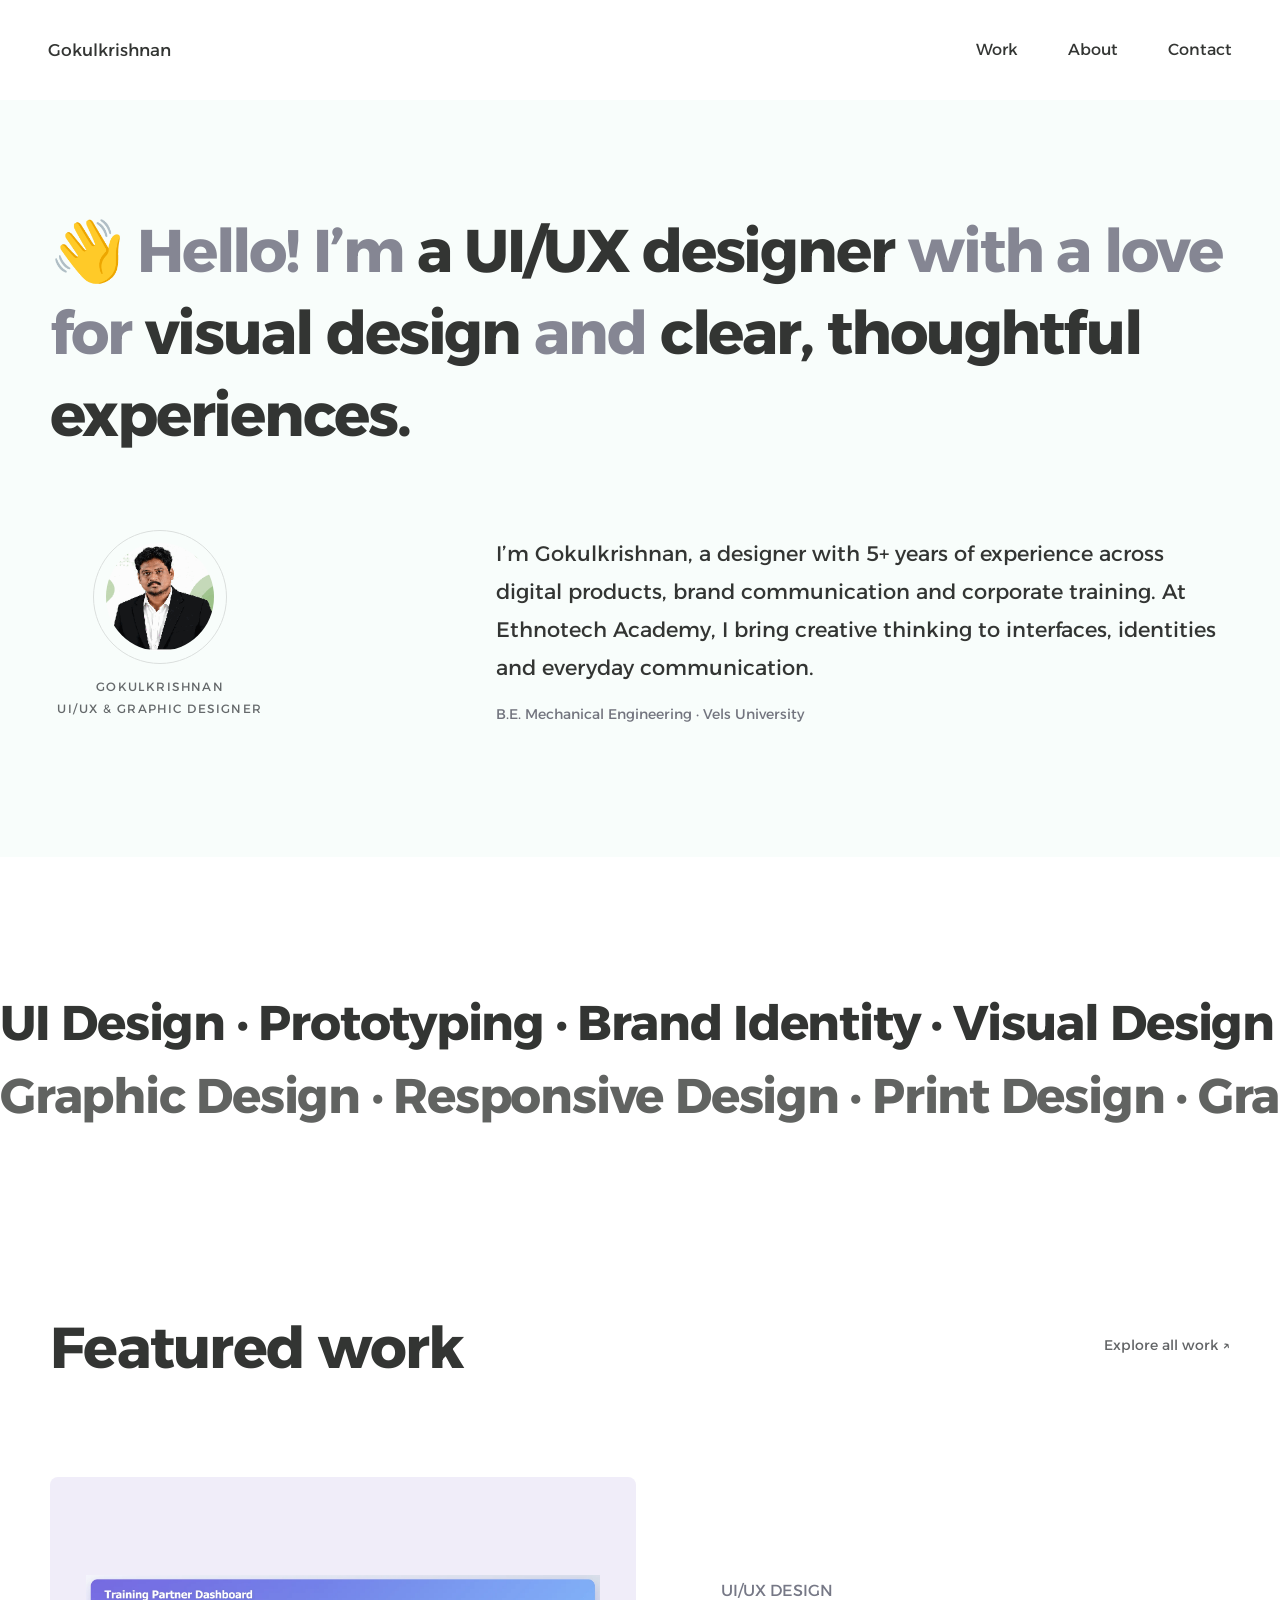
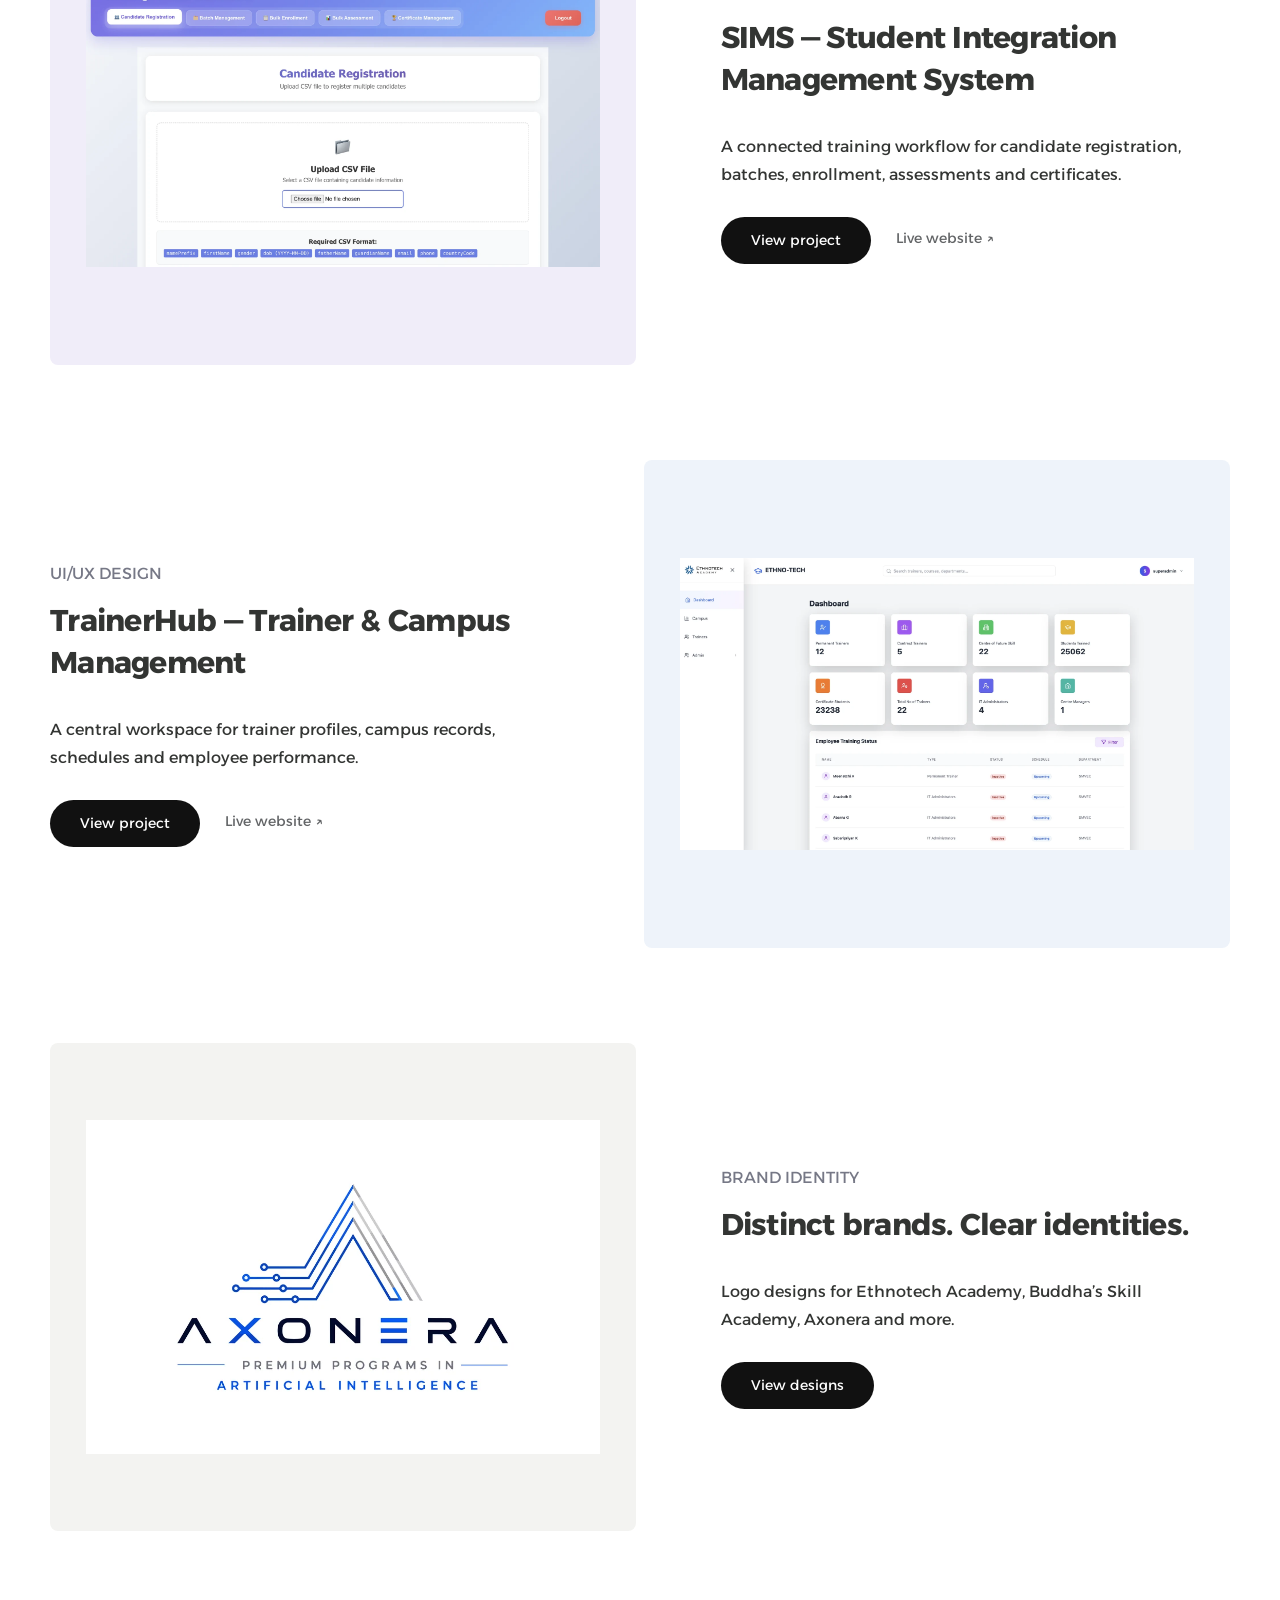
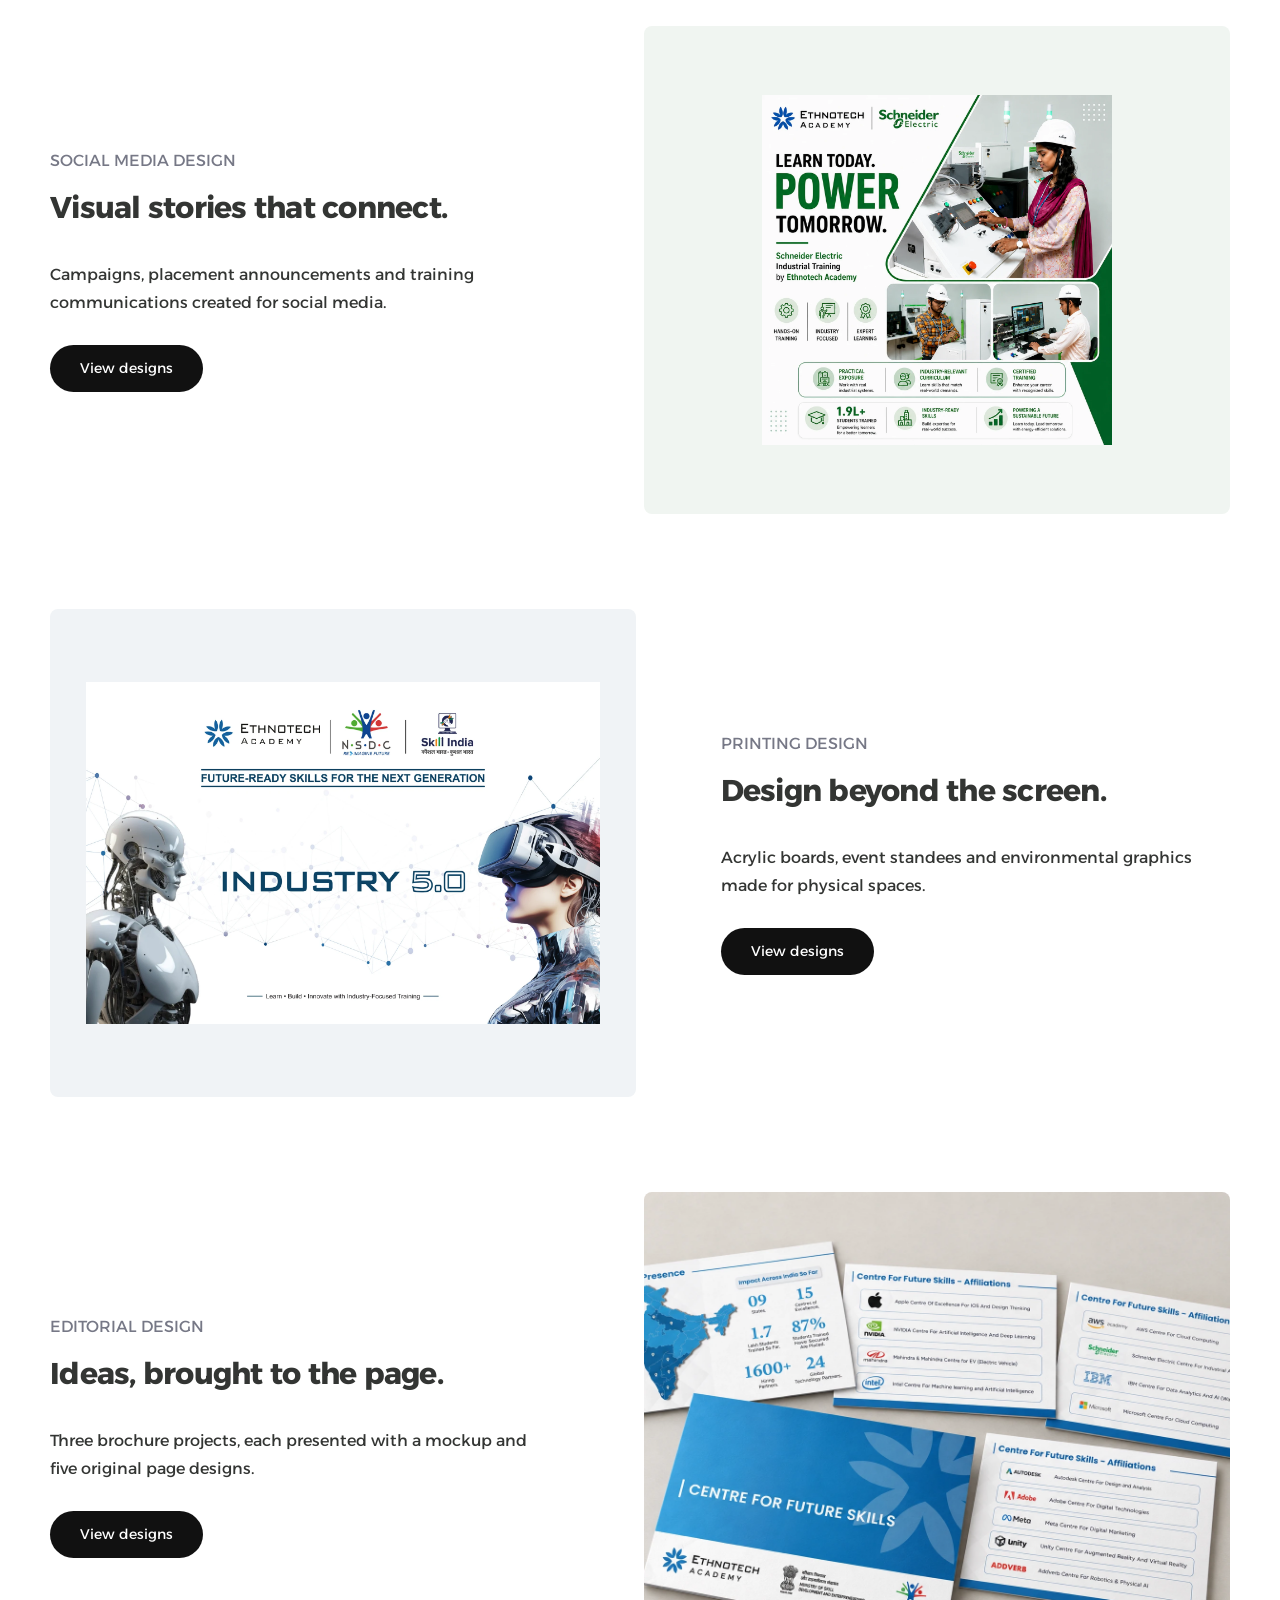
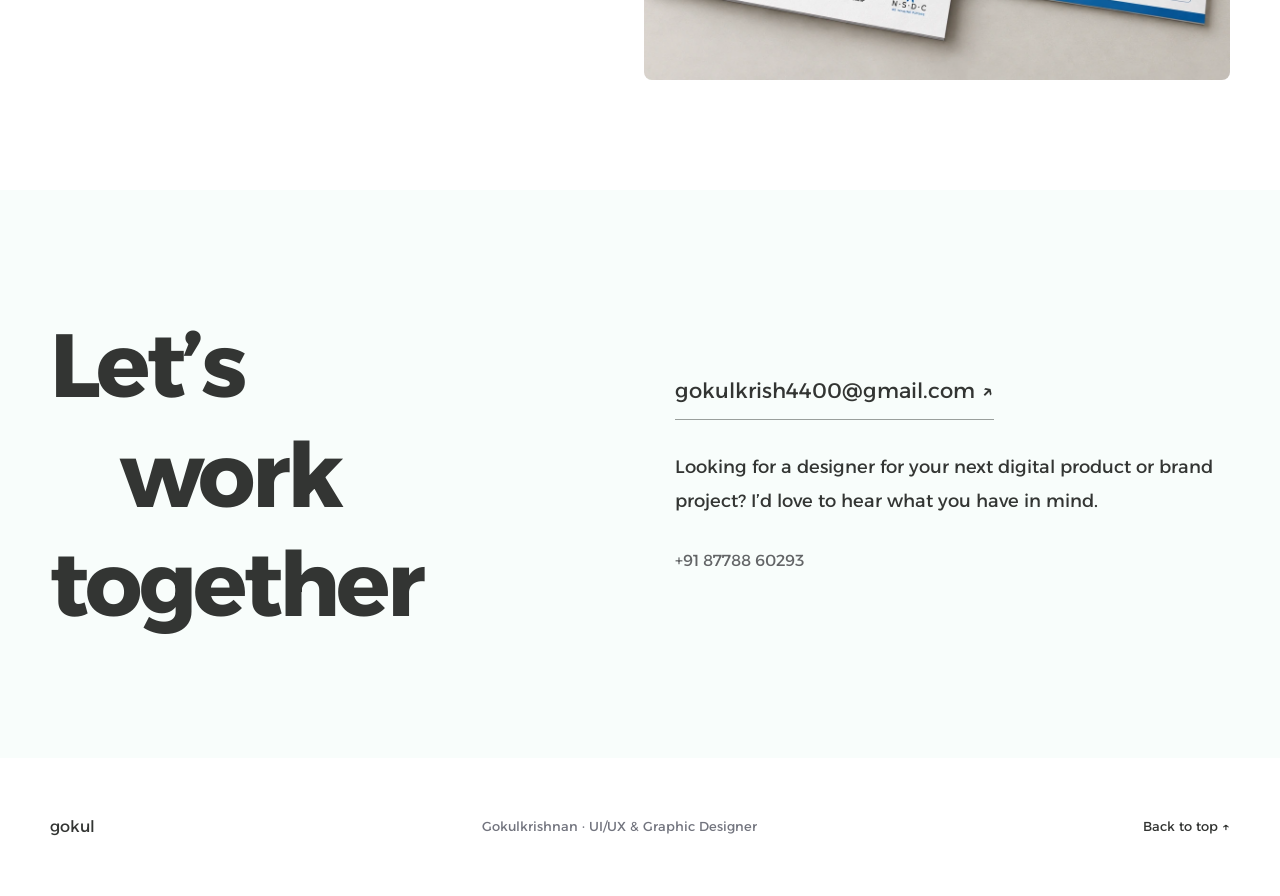
<file: index.html>
<!doctype html><html lang="en"><head><base href="./"><meta charset="utf-8"><meta name="viewport" content="width=device-width,initial-scale=1"><meta name="description" content="Gokulkrishnan’s portfolio of UI/UX projects, brand identities, campaigns and print design."><meta name="theme-color" content="#f8f7f3"><title>Gokulkrishnan — Design Portfolio</title><link rel="stylesheet" href="./style.css"><link rel="stylesheet" href="./reference.css"><script defer src="./app.js"></script></head><body>
<a class="skip" href="#main">Skip to content</a><header class="nav wrap"><a class="brand" href="./" aria-label="Gokul home">Gokulkrishnan</a><nav aria-label="Main navigation"><a href="./work/">Work</a><a href="./#about">About</a><a class="nav-contact" href="./#contact">Contact</a></nav></header><main id="main"><div class="wrap loading">Loading portfolio…</div></main><footer class="wrap"><a class="brand" href="./">gokul<span>®</span></a><p>Gokulkrishnan · UI/UX & Graphic Designer</p><a href="#main">Back to top ↑</a></footer>
<dialog id="viewer" aria-label="Artwork viewer"><div class="viewer-bar"><p id="viewer-title"></p><button id="close-viewer" aria-label="Close artwork viewer">Close ×</button></div><div class="viewer-image"><img id="viewer-img" alt=""></div><div class="viewer-nav"><button id="prev-image" aria-label="Previous artwork">← Previous</button><span id="viewer-count"></span><button id="next-image" aria-label="Next artwork">Next →</button></div></dialog><noscript><p class="wrap">Please enable JavaScript to view the galleries. Contact: <a href="mailto:gokulkrish4400@gmail.com">gokulkrish4400@gmail.com</a>.</p></noscript></body></html>
</file>
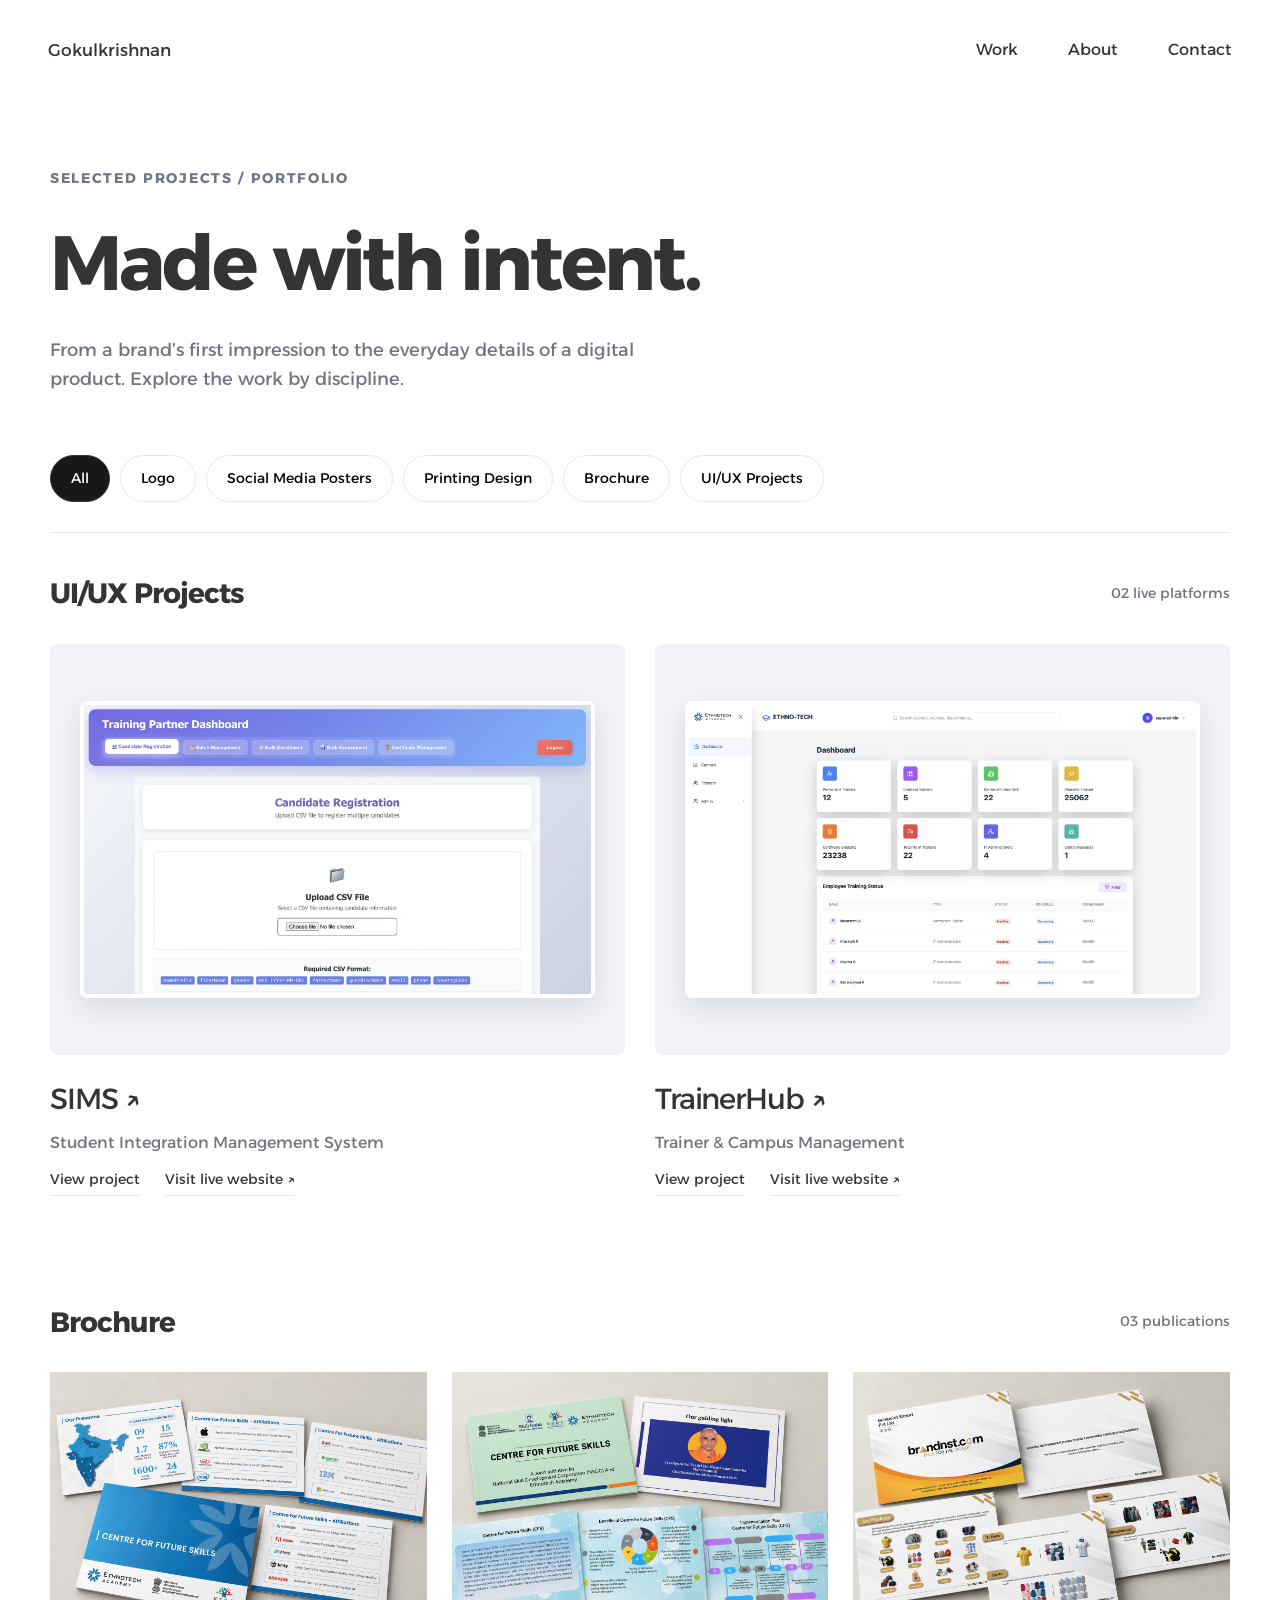
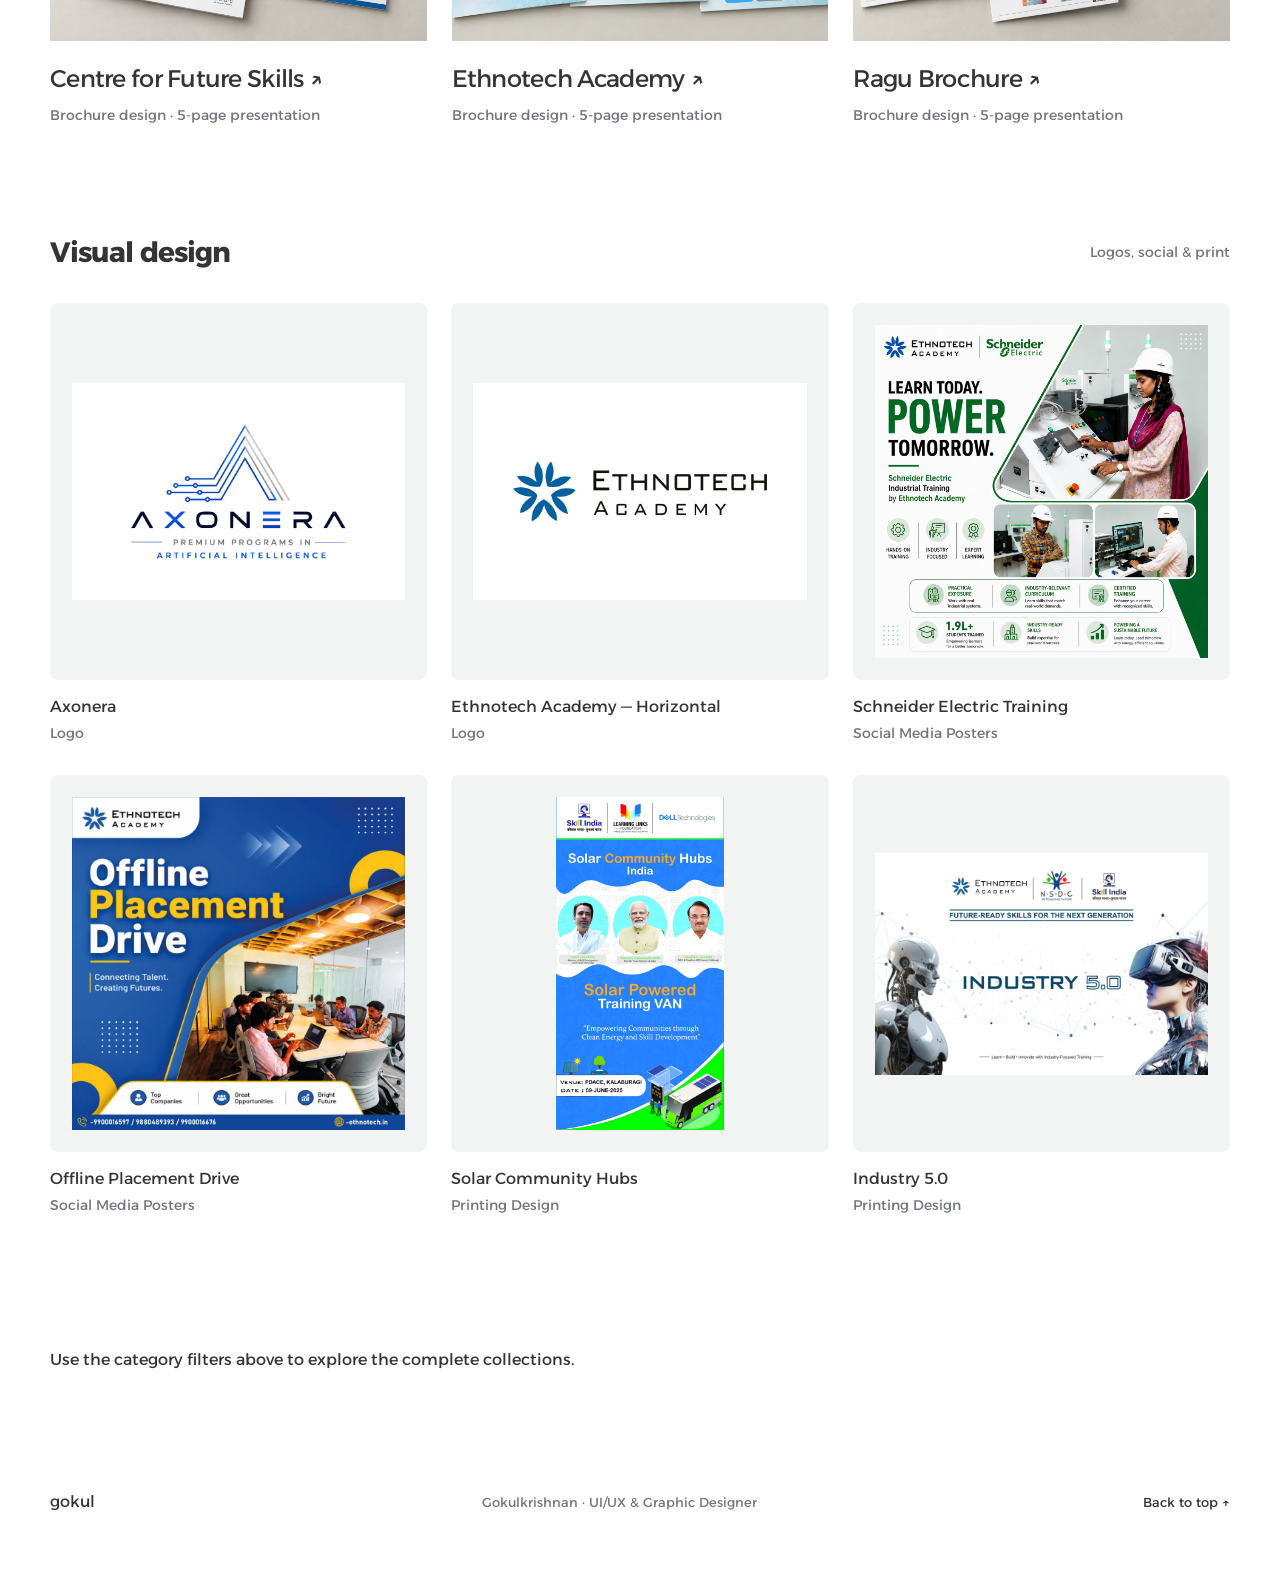
<file: work/index.html>
<!doctype html><html lang="en"><head><base href="../"><meta charset="utf-8"><meta name="viewport" content="width=device-width,initial-scale=1"><meta name="description" content="Gokulkrishnan’s portfolio of UI/UX projects, brand identities, campaigns and print design."><meta name="theme-color" content="#f8f7f3"><title>Gokulkrishnan — Design Portfolio</title><link rel="stylesheet" href="./style.css"><link rel="stylesheet" href="./reference.css"><script defer src="./app.js"></script></head><body>
<a class="skip" href="#main">Skip to content</a><header class="nav wrap"><a class="brand" href="./" aria-label="Gokul home">Gokulkrishnan</a><nav aria-label="Main navigation"><a href="./work/">Work</a><a href="./#about">About</a><a class="nav-contact" href="./#contact">Contact</a></nav></header><main id="main"><div class="wrap loading">Loading portfolio…</div></main><footer class="wrap"><a class="brand" href="./">gokul<span>®</span></a><p>Gokulkrishnan · UI/UX & Graphic Designer</p><a href="#main">Back to top ↑</a></footer>
<dialog id="viewer" aria-label="Artwork viewer"><div class="viewer-bar"><p id="viewer-title"></p><button id="close-viewer" aria-label="Close artwork viewer">Close ×</button></div><div class="viewer-image"><img id="viewer-img" alt=""></div><div class="viewer-nav"><button id="prev-image" aria-label="Previous artwork">← Previous</button><span id="viewer-count"></span><button id="next-image" aria-label="Next artwork">Next →</button></div></dialog><noscript><p class="wrap">Please enable JavaScript to view the galleries. Contact: <a href="mailto:gokulkrish4400@gmail.com">gokulkrish4400@gmail.com</a>.</p></noscript></body></html>
</file>
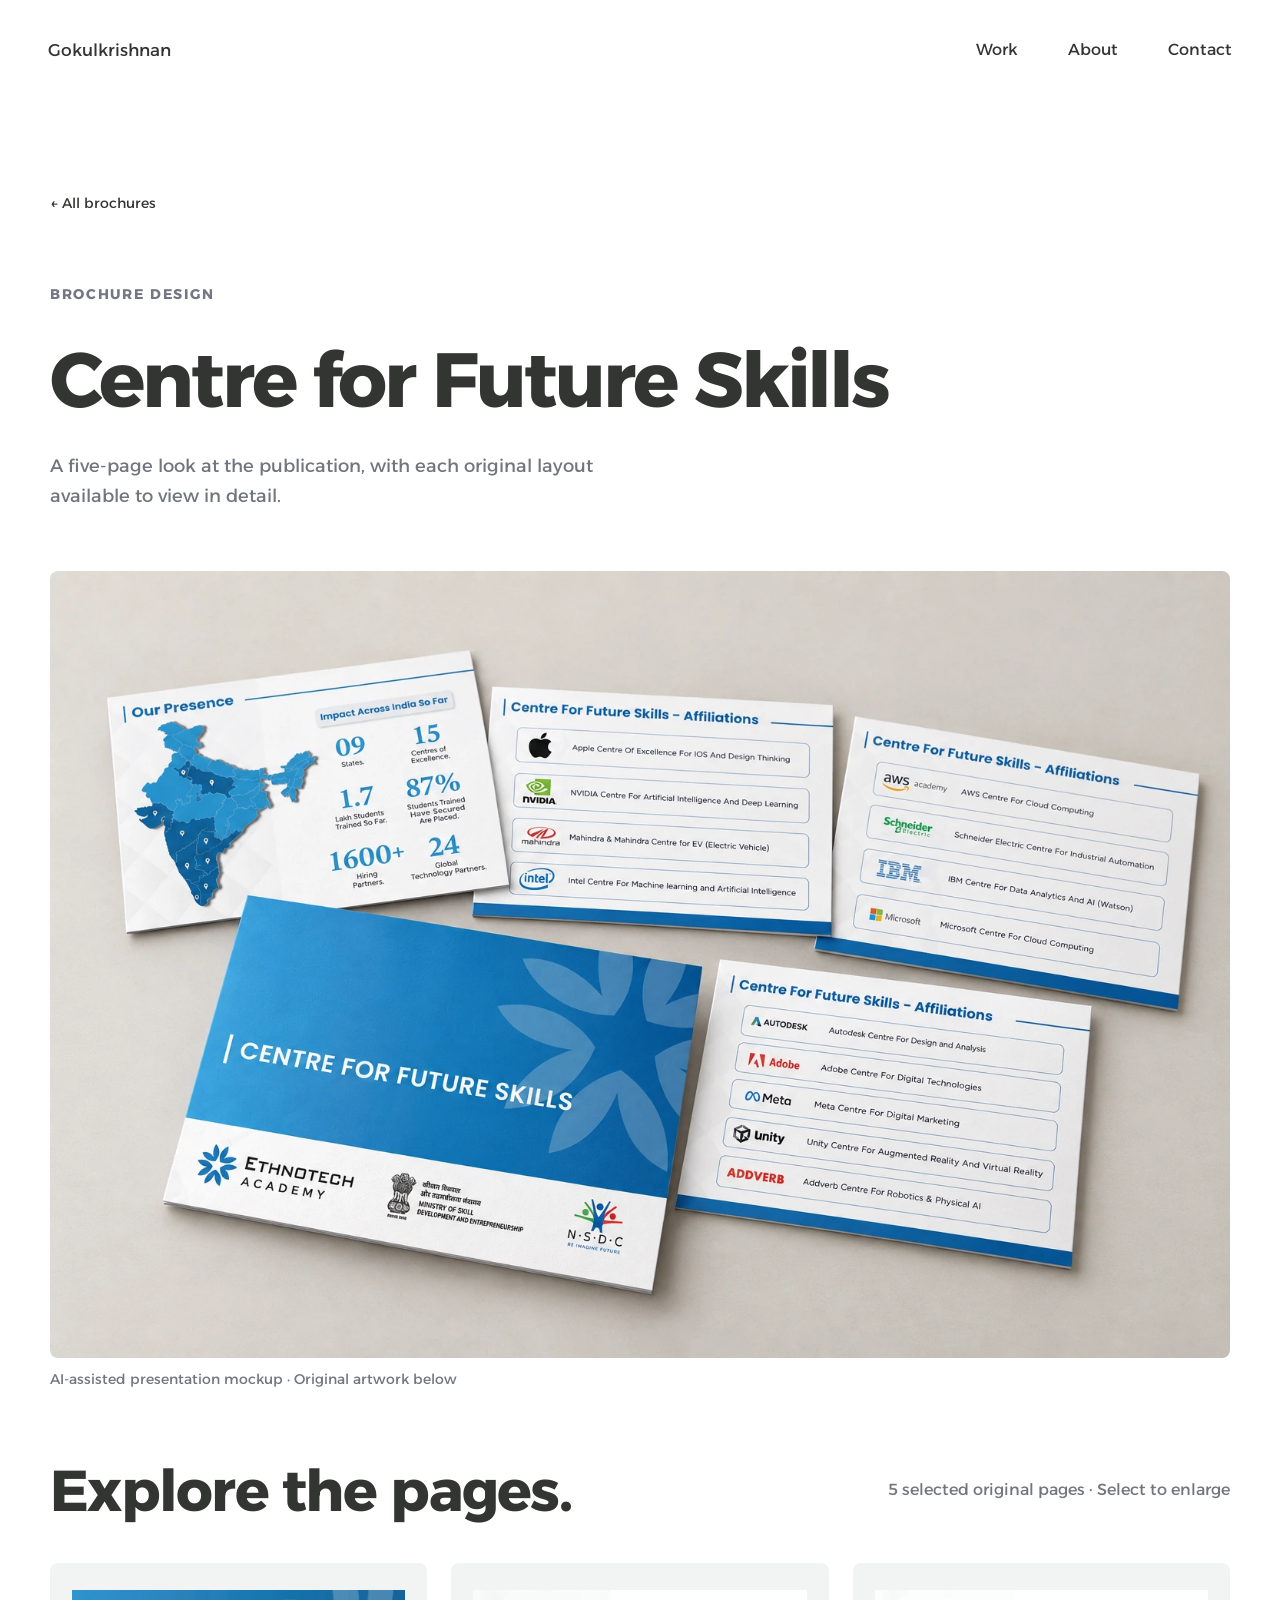
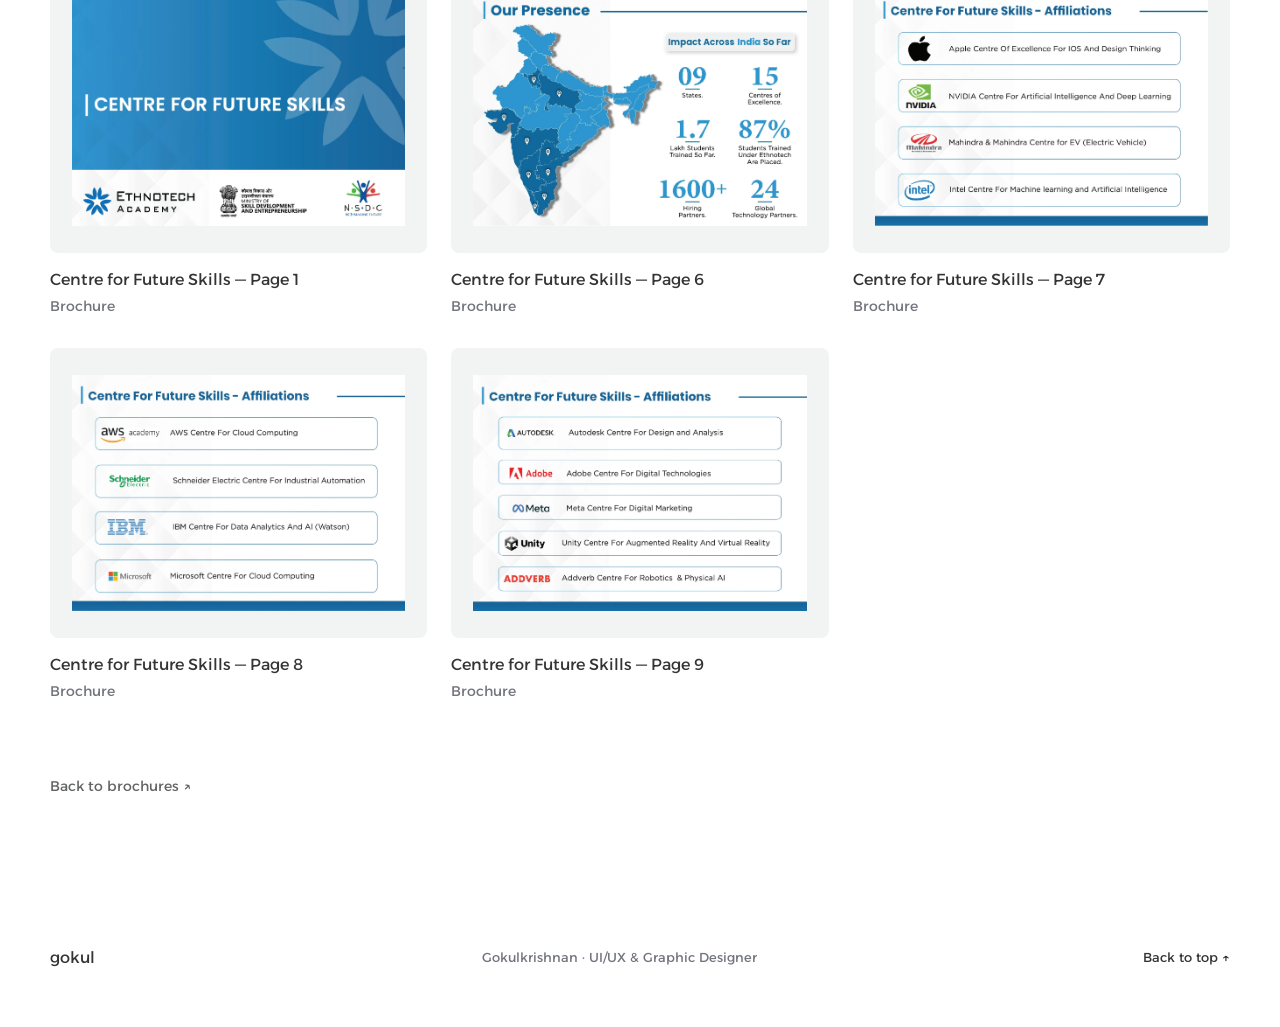
<file: work/cfs/index.html>
<!doctype html><html lang="en"><head><base href="../../"><meta charset="utf-8"><meta name="viewport" content="width=device-width,initial-scale=1"><meta name="description" content="Gokulkrishnan’s portfolio of UI/UX projects, brand identities, campaigns and print design."><meta name="theme-color" content="#f8f7f3"><title>Gokulkrishnan — Design Portfolio</title><link rel="stylesheet" href="./style.css"><link rel="stylesheet" href="./reference.css"><script defer src="./app.js"></script></head><body>
<a class="skip" href="#main">Skip to content</a><header class="nav wrap"><a class="brand" href="./" aria-label="Gokul home">Gokulkrishnan</a><nav aria-label="Main navigation"><a href="./work/">Work</a><a href="./#about">About</a><a class="nav-contact" href="./#contact">Contact</a></nav></header><main id="main"><div class="wrap loading">Loading portfolio…</div></main><footer class="wrap"><a class="brand" href="./">gokul<span>®</span></a><p>Gokulkrishnan · UI/UX & Graphic Designer</p><a href="#main">Back to top ↑</a></footer>
<dialog id="viewer" aria-label="Artwork viewer"><div class="viewer-bar"><p id="viewer-title"></p><button id="close-viewer" aria-label="Close artwork viewer">Close ×</button></div><div class="viewer-image"><img id="viewer-img" alt=""></div><div class="viewer-nav"><button id="prev-image" aria-label="Previous artwork">← Previous</button><span id="viewer-count"></span><button id="next-image" aria-label="Next artwork">Next →</button></div></dialog><noscript><p class="wrap">Please enable JavaScript to view the galleries. Contact: <a href="mailto:gokulkrish4400@gmail.com">gokulkrish4400@gmail.com</a>.</p></noscript></body></html>
</file>
<file: style.css>
:root{--paper:#f8f7f3;--ink:#1a1b1f;--muted:#64666c;--line:#dcdcd5;--blue:#294cff;--max:1380px}
*{box-sizing:border-box}html{scroll-behavior:smooth}body{margin:0;background:var(--paper);color:var(--ink);font:16px/1.55 Arial,Helvetica,sans-serif}a{color:inherit;text-decoration:none}button{font:inherit;cursor:pointer}img{display:block;max-width:100%}:focus-visible{outline:3px solid var(--blue);outline-offset:5px}.wrap{width:min(var(--max),calc(100% - 88px));margin:auto}.nav{height:104px;display:flex;align-items:center;justify-content:space-between;border-bottom:1px solid var(--line)}.brand{font-size:34px;font-weight:900;letter-spacing:-2px}.brand span{font-size:16px;color:var(--blue);vertical-align:top;letter-spacing:0;margin-left:3px}.nav nav{display:flex;gap:38px;align-items:center}.nav a:not(.brand){font-weight:600}.nav-contact{border:1px solid var(--ink);border-radius:30px;padding:12px 22px}.skip{position:absolute;top:-80px;background:white;padding:15px;z-index:50}.skip:focus{top:0}.label{font-size:14px;font-weight:600;letter-spacing:.12em;text-transform:uppercase}.blue{color:var(--blue)}.muted{color:var(--muted)}.hero{padding:80px 0 60px}.hero-top{display:flex;justify-content:space-between;gap:30px}.hero-top .label:last-child{color:var(--muted)}h1{font-size:clamp(64px,9vw,142px);letter-spacing:-.07em;line-height:.97;font-weight:600;margin:38px 0}.hero h1 span{color:var(--blue)}.hero-bottom{display:flex;justify-content:space-between;gap:30px;align-items:end}.hero-bottom p{max-width:460px;margin:0;font-size:19px;color:var(--muted)}.round-link{display:flex;align-items:center;gap:20px;font-weight:600}.round-link b{width:62px;height:62px;display:grid;place-items:center;background:var(--blue);color:white;font-size:28px;border-radius:50%;font-weight:400;transition:transform .25s}.round-link:hover b{transform:rotate(45deg)}.home-feature{display:block;margin-top:58px;background:#e7e8f4;border-radius:20px;padding:48px 56px 0;overflow:hidden}.feature-top{display:flex;justify-content:space-between;margin-bottom:30px;align-items:center}.feature-top h2{font-size:30px;letter-spacing:-1px;margin:0}.feature-top p{margin:4px 0;color:var(--muted)}.home-feature img{width:100%;height:auto;border:6px solid #fff;border-bottom:0;border-radius:10px 10px 0;box-shadow:0 0 45px #2934501c}.section{padding:90px 0}.section-head{display:flex;justify-content:space-between;align-items:end;gap:24px;margin-bottom:38px}.section-head h2{font-size:clamp(36px,4.5vw,64px);letter-spacing:-.06em;font-weight:500;line-height:1.08;margin:8px 0 0}.text-link{border-bottom:1px solid currentColor;padding-bottom:3px}.category-grid{display:grid;grid-template-columns:repeat(3,1fr);gap:24px}.category-card .tile{border-radius:14px;aspect-ratio:1.17;overflow:hidden;display:flex;align-items:center;justify-content:center;padding:30px;background:#e9e8e4}.category-card img{width:100%;height:100%;object-fit:contain;transition:transform .35s}.category-card:hover img{transform:scale(1.035)}.category-card h3{font-size:23px;font-weight:500;letter-spacing:-.03em;margin:17px 0 0;display:flex;justify-content:space-between}.category-card p{margin:4px 0;color:var(--muted);font-size:14px}.category-card:nth-child(2) .tile{background:#e7e9ee}.category-card:nth-child(3) .tile{background:#eae4db}.category-card:nth-child(4) .tile{background:#e9ebdf}.category-card:nth-child(5) .tile{background:#e6e7f4}.about{border-top:1px solid var(--line);display:grid;grid-template-columns:1fr 1.45fr;gap:80px}.about h2{font-size:54px;line-height:1.1;letter-spacing:-.055em;font-weight:500;margin:18px 0}.about p{font-size:22px;line-height:1.5;margin-top:0}.about img{width:160px;height:175px;object-fit:cover;border-radius:10px;margin-top:28px;filter:grayscale(1)}.skills{display:flex;flex-wrap:wrap;gap:9px;margin:25px 0}.skills span{font-size:14px;border:1px solid var(--line);padding:8px 15px;border-radius:30px}.about .small{font-size:16px;color:var(--muted)}.contact{background:var(--blue);color:white;padding:75px 0}.contact h2{font-size:clamp(50px,8vw,112px);font-weight:500;letter-spacing:-.065em;line-height:1;margin:25px 0 45px}.contact-bottom{display:flex;justify-content:space-between;gap:20px;flex-wrap:wrap}.contact-bottom a{font-size:20px;border-bottom:1px solid #ffffff70;padding-bottom:8px;overflow-wrap:anywhere}footer{display:flex;justify-content:space-between;align-items:center;gap:20px;padding:35px 0;font-size:14px}footer p{color:var(--muted)}
.page-head{padding:65px 0 42px}.page-head h1{font-size:clamp(56px,8vw,112px);margin:26px 0}.page-head p{color:var(--muted);font-size:19px;max-width:590px}.back{display:inline-flex;gap:10px;font-size:14px}.filters{display:flex;gap:10px;flex-wrap:wrap;border-bottom:1px solid var(--line);padding-bottom:30px;margin-bottom:35px}.filters button{border:1px solid var(--line);border-radius:30px;background:transparent;padding:11px 20px;font-size:14px}.filters button[aria-pressed=true]{background:var(--ink);color:white;border-color:var(--ink)}.gallery-heading{display:flex;justify-content:space-between;align-items:center;margin:20px 0 25px}.gallery-heading h2{font-size:28px;letter-spacing:-.035em;font-weight:500;margin:0}.gallery-heading p{color:var(--muted);font-size:14px}.gallery{display:grid;grid-template-columns:repeat(3,minmax(0,1fr));gap:30px 24px;padding-bottom:70px}.art-card{min-width:0}.art-button{border:0;background:#ebeae6;border-radius:12px;padding:22px;width:100%;aspect-ratio:1;overflow:hidden;display:flex;align-items:center;justify-content:center;position:relative}.art-button img{width:100%;height:100%;object-fit:contain;transition:transform .3s}.art-button:hover img{transform:scale(1.025)}.art-button:after{content:'↗';position:absolute;right:10px;bottom:10px;background:#fff;border-radius:50%;width:34px;height:34px;display:grid;place-items:center;font-size:20px;opacity:0;transition:opacity .2s}.art-button:hover:after,.art-button:focus-visible:after{opacity:1}.art-card h3{font-size:16px;font-weight:500;margin:14px 0 2px}.art-card p{font-size:14px;color:var(--muted);margin:0}.logo-gallery .art-button{aspect-ratio:1.54;background:white;padding:0;border:1px solid var(--line)}.print-gallery .art-button{aspect-ratio:.83}.project-grid{display:grid;grid-template-columns:repeat(2,minmax(0,1fr));gap:30px;padding-bottom:80px}.project-card{min-width:0}.project-image{padding:30px;background:#e5e7f3;border-radius:16px;overflow:hidden;aspect-ratio:1.4;display:flex;align-items:center}.project-image img{height:auto;border:4px solid white;border-radius:7px;box-shadow:0 10px 25px #1e24551a;width:100%;transition:transform .3s}.project-card:hover img{transform:translateY(-5px)}.project-card h3{font-size:29px;font-weight:500;letter-spacing:-.04em;margin:20px 0 7px}.project-card p{color:var(--muted);margin:0 0 12px}.project-actions{display:flex;gap:25px;font-size:14px;flex-wrap:wrap}.project-actions a{border-bottom:1px solid var(--line);padding-bottom:4px}.project-actions a:hover{color:var(--blue)}.project-head{display:grid;grid-template-columns:1fr 1fr;align-items:end;gap:45px;padding-bottom:45px}.project-head h1{font-size:clamp(62px,9vw,124px);margin:30px 0 0}.project-head p{max-width:550px;color:var(--muted);font-size:19px}.button{display:inline-flex;padding:14px 23px;border-radius:40px;background:var(--blue);color:white;gap:25px;align-items:center;font-weight:600}.project-hero{padding:48px;background:#e8e9f3;border-radius:20px}.project-hero img{height:auto;width:100%;border:5px solid white;border-radius:10px;box-shadow:0 8px 25px #17234217}.project-meta{display:flex;gap:40px;flex-wrap:wrap;margin:28px 0 70px;padding-bottom:25px;border-bottom:1px solid var(--line)}.project-meta p{margin:5px 0;font-size:16px}.screen-grid{display:grid;grid-template-columns:repeat(2,minmax(0,1fr));gap:40px 24px}.screen-grid .art-button{aspect-ratio:1.64;padding:14px;background:#e9eaf0}.screen-grid h3{font-size:19px}.next-project{display:flex;justify-content:space-between;align-items:center;padding:45px 0;border-top:1px solid var(--line);margin-top:65px;font-size:28px;letter-spacing:-.035em}.brochure-grid{display:grid;grid-template-columns:repeat(3,minmax(0,1fr));gap:25px;padding-bottom:80px}.brochure-image{aspect-ratio:.95;background:#e9e6de;border-radius:12px;padding:28px;display:flex;align-items:center;justify-content:center}.brochure-image img{height:auto;max-height:100%;object-fit:contain;filter:drop-shadow(0 10px 10px #29231d26)}.brochure-grid h3{font-size:24px;letter-spacing:-.03em;font-weight:500;margin:18px 0 5px}.brochure-grid p{color:var(--muted);font-size:14px;margin:0}.brochure-spread{display:grid;grid-template-columns:repeat(5,minmax(0,1fr));gap:20px;background:#e9e6df;border-radius:18px;padding:70px 35px;margin-bottom:50px}.brochure-spread img{height:auto;width:100%;box-shadow:0 9px 14px #211e2025;align-self:center}.brochure-pages .art-button{aspect-ratio:.78;padding:22px}.empty{padding:60px 0}.loading{padding:100px 0}dialog{border:0;background:#f8f7f3;width:min(1500px,96vw);height:94dvh;max-width:none;max-height:94dvh;padding:20px;border-radius:14px;color:var(--ink)}dialog::backdrop{background:#171923db;backdrop-filter:blur(7px)}.viewer-bar,.viewer-nav{display:flex;align-items:center;justify-content:space-between;gap:15px;height:48px}.viewer-bar p{margin:0;font-size:16px}.viewer-bar button,.viewer-nav button{border:1px solid var(--line);background:white;border-radius:30px;padding:8px 16px;font-size:14px;white-space:nowrap}.viewer-image{height:calc(100% - 110px);overflow:auto;display:flex;align-items:center;justify-content:center;margin:8px 0}.viewer-image img{max-height:100%;width:auto;object-fit:contain}.viewer-nav span{font-size:14px;color:var(--muted)}
@media(max-width:1000px){.wrap{width:calc(100% - 48px)}.category-grid,.gallery{grid-template-columns:repeat(2,minmax(0,1fr))}.about{gap:40px}.brochure-grid{grid-template-columns:repeat(2,minmax(0,1fr))}.home-feature{padding:30px 30px 0}.project-head{grid-template-columns:1fr;gap:5px}.brochure-spread{padding:35px 20px;gap:12px}.hero-top .label:last-child{display:none}}
@media(max-width:600px){.wrap{width:calc(100% - 36px)}.nav{height:82px}.brand{font-size:29px}.nav nav{gap:17px;font-size:14px}.nav-contact{padding:8px 10px}.hero{padding:46px 0}.hero h1{font-size:clamp(54px,13.2vw,80px);margin:30px 0}.hero-bottom{align-items:start;flex-direction:column;gap:26px}.hero-bottom p{font-size:17px}.round-link b{width:47px;height:47px}.home-feature{margin-top:40px;padding:23px 15px 0;border-radius:12px}.feature-top{margin-bottom:23px;gap:10px}.feature-top h2{font-size:25px}.feature-top p{font-size:14px}.feature-top .label{font-size:14px}.section{padding:55px 0}.section-head{align-items:start;flex-direction:column;gap:20px}.category-grid,.gallery,.project-grid,.brochure-grid,.screen-grid{grid-template-columns:1fr}.category-card .tile{aspect-ratio:1.3}.about{grid-template-columns:1fr;gap:30px}.about h2{font-size:42px}.about p{font-size:20px}.about img{width:125px;height:135px}.contact{padding:50px 0}.contact-bottom{flex-direction:column;align-items:start}.contact-bottom a{font-size:17px}footer{flex-wrap:wrap;gap:10px}footer p{order:3;width:100%}.page-head{padding:40px 0 25px}.page-head h1{font-size:64px}.filters{gap:8px;padding-bottom:25px}.filters button{padding:9px 13px}.gallery-heading{align-items:start;gap:15px}.gallery-heading h2{font-size:25px}.gallery-heading p{margin:3px 0}.project-head{padding-bottom:30px}.project-head h1{font-size:clamp(56px,13vw,78px)}.project-hero{padding:13px;border-radius:12px}.project-meta{gap:25px;margin-bottom:40px}.screen-grid{gap:26px}.next-project{font-size:24px}.brochure-spread{grid-template-columns:repeat(3,minmax(0,1fr));padding:30px 20px}.brochure-spread img:nth-child(4),.brochure-spread img:nth-child(5){display:none}.viewer-bar p{font-size:14px;line-height:1.2}.viewer-nav button{padding:8px 12px}dialog{padding:13px}}
.round-link{flex-shrink:0}.round-link b{flex-shrink:0}.mockup{margin:0 0 65px}.mockup img{width:100%;height:auto;border-radius:15px}.mockup figcaption{font-size:14px;color:var(--muted);margin-top:10px}.brochure-image{padding:0;aspect-ratio:1.4}.brochure-image img{width:100%;height:100%;object-fit:cover;filter:none}.brochure-pages .art-button{aspect-ratio:1.3}.page-head h1{overflow-wrap:normal}
@media(prefers-reduced-motion:reduce){html{scroll-behavior:auto}*,*:before,*:after{transition:none!important;animation:none!important}}
</file>
<file: reference.css>
@font-face{font-family:Alexandria;src:url('assets/alexandria-regular.ttf') format('truetype');font-weight:400;font-display:swap}
@font-face{font-family:Alexandria;src:url('assets/alexandria-bold.ttf') format('truetype');font-weight:600 900;font-display:swap}
:root{--paper:#fff;--ink:#333533;--muted:#72747e;--line:#e7e8e8;--blue:#222;--max:1240px}
body{font-family:Alexandria,Arial,sans-serif;background:white;color:var(--ink);line-height:1.65}.wrap{width:min(var(--max),calc(100% - 100px))}.nav{width:calc(100% - 96px);max-width:1500px;height:100px;border:0}.brand{font-size:17px;letter-spacing:0;font-weight:400}.brand span{display:none}.nav nav{gap:50px;font-size:16px}.nav a:not(.brand){font-weight:400}.nav-contact{border:0;padding:0}.intro-surface{background:#f8fdfb}.intro{padding:110px 0 130px}.intro h1{font-size:clamp(40px,4.7vw,70px);line-height:1.36;letter-spacing:-.035em;margin:0;font-weight:700;max-width:1200px}.soft{color:#858693}.intro-bottom{display:grid;grid-template-columns:34% 1fr;align-items:center;gap:45px;margin-top:80px;scroll-margin-top:50px}.intro-bottom p{font-size:21px;line-height:1.8;margin:0;max-width:740px}.intro-bottom .intro-detail{font-size:14px;color:var(--muted);margin-top:15px}.portrait-badge{display:flex;align-items:center;flex-direction:column;justify-content:center;gap:17px;width:220px}.portrait-badge img{width:108px;height:108px;object-fit:cover;object-position:center;border-radius:50%;filter:grayscale(.2);outline:1px solid #dadfdd;outline-offset:12px}.portrait-badge span{font-size:12px;letter-spacing:.12em;line-height:1.8;text-align:center;margin-top:8px;color:#65696b}.skill-ticker{padding:130px 0 90px;overflow:hidden;user-select:none}.ticker-track{white-space:nowrap;font-size:clamp(29px,3.8vw,55px);font-weight:700;line-height:1.5;width:max-content;animation:drift 40s linear infinite;letter-spacing:-.025em}.ticker-track.reverse{animation-direction:reverse;color:#616361}.skill-ticker:hover .ticker-track{animation-play-state:paused}@keyframes drift{to{transform:translateX(-50%)}}.featured{padding:90px 0 110px}.section-head{align-items:center}.section-head h2{font-size:clamp(38px,4.5vw,64px);letter-spacing:-.03em;font-weight:700;line-height:1.2;margin:0}.text-link{font-size:14px;border:0;color:#626466}.text-link:hover{text-decoration:underline}.feature-row{display:grid;grid-template-columns:1.15fr 1fr;gap:85px;align-items:center;margin-top:95px;min-height:430px}.feature-row.flipped{grid-template-columns:1fr 1.15fr}.feature-row.flipped .feature-art{order:2}.feature-row.flipped .feature-copy{order:1}.feature-art{display:flex;align-items:center;justify-content:center;padding:36px;background:#f2f4f6;border-radius:8px;aspect-ratio:1.2;overflow:hidden}.feature-art img{width:100%;height:auto;max-height:100%;object-fit:contain;transition:transform .45s}.feature-art:hover img{transform:scale(1.025)}.art-sims{background:#f0edf9}.art-trainerhub{background:#eef3fa}.art-logos{background:#f3f3f1}.art-social{background:#f0f5f1;padding:45px}.art-social img{max-height:350px;width:auto}.art-print{background:#f0f3f6}.art-brochures{padding:0}.art-brochures img{height:100%;object-fit:cover}.feature-tag{font-size:16px;color:#767886;font-weight:400}.feature-copy h3{font-size:30px;line-height:1.4;letter-spacing:-.025em;font-weight:700;margin:12px 0 32px}.feature-copy p{font-size:16px;line-height:1.75;max-width:490px;margin-bottom:28px}.button{background:#111;color:white;font-weight:400;font-size:14px;border-radius:40px;padding:12px 30px;min-height:46px;transition:background .2s}.button:hover{background:#3e4142}.feature-actions{display:flex;gap:25px;align-items:center;flex-wrap:wrap}.page-head h1,.project-head h1{font-size:clamp(44px,6vw,80px);line-height:1.2;letter-spacing:-.04em}.page-head p,.project-head p{font-size:18px}.blue{color:#747783}.filters button{font-family:inherit;min-height:44px}.filters button[aria-pressed=true]{background:#171919}.project-image{border-radius:8px;background:#f0f2f6}.project-hero{border-radius:8px;background:#f2f4f7}.art-button{border-radius:8px;background:#f2f3f3}.art-card h3{line-height:1.6}.gallery-heading h2{font-weight:600}.brochure-image,.mockup img{border-radius:8px}.contact{background:#f8fdfb;color:#333533;padding:120px 0}.contact h2{font-size:clamp(55px,7vw,100px);letter-spacing:-.04em;line-height:1.22;font-weight:700}.contact .label{color:#777b7a}.contact-bottom a{border-color:#aeb6b3;font-size:19px}.contact-bottom span{font-size:14px;color:#737b77}footer{padding:45px 0;font-size:13px}footer .brand{font-size:16px}.project-head .label{font-size:14px}.next-project{font-size:25px}.viewer-bar p{font-size:14px}.viewer-image img{height:auto}.loading{font-family:inherit}
@media(max-width:1000px){.wrap{width:calc(100% - 60px)}.nav{width:calc(100% - 60px)}.intro{padding:75px 0 90px}.intro-bottom{grid-template-columns:28% 1fr;gap:28px}.intro-bottom p{font-size:18px}.portrait-badge{width:170px}.feature-row,.feature-row.flipped{gap:40px}.feature-copy h3{font-size:25px}.skill-ticker{padding:90px 0 50px}.featured{padding-top:60px}.feature-row{min-height:360px}.feature-art{padding:25px}.art-brochures{padding:0}}
@media(max-width:650px){.wrap,.nav{width:calc(100% - 40px)}.nav{height:86px;gap:12px}.brand{font-size:14px}.nav nav{gap:19px;font-size:14px}.intro{padding:55px 0 65px}.intro h1{font-size:clamp(32px,7.5vw,46px);letter-spacing:-.03em;line-height:1.42}.intro-bottom{grid-template-columns:1fr;gap:38px;margin-top:50px}.portrait-badge{width:100%;flex-direction:row;justify-content:start;gap:28px}.portrait-badge img{width:72px;height:72px;outline-offset:7px;margin-left:8px}.portrait-badge span{text-align:left;font-size:11px}.intro-bottom p{font-size:16px}.skill-ticker{padding:62px 0 30px}.ticker-track{font-size:30px}.featured{padding:50px 0 65px}.featured .section-head{align-items:start;gap:15px}.section-head h2{font-size:37px}.feature-row,.feature-row.flipped{grid-template-columns:1fr;gap:28px;margin-top:55px;min-height:0}.feature-row.flipped .feature-art,.feature-row.flipped .feature-copy{order:initial}.feature-art{aspect-ratio:1.25;padding:25px}.art-brochures{padding:0}.feature-copy h3{font-size:26px;margin:8px 0 20px}.feature-copy p{margin:0 0 24px}.feature-tag{font-size:14px}.feature-actions{gap:23px}.contact{padding:65px 0}.contact h2{font-size:56px}.contact-bottom a{font-size:16px}footer{font-size:12px}.page-head h1{font-size:46px}.project-head h1{font-size:48px}.project-head p{font-size:16px}.project-meta{gap:20px}.project-meta .label{font-size:12px}.project-meta p{font-size:14px}.screen-grid h3{font-size:17px}.next-project{font-size:21px}}
.contact-grid{display:grid;grid-template-columns:1fr 1fr;gap:70px;align-items:center}.contact h2{margin:0}.contact h2 span{padding-left:70px}.contact-email{font-size:clamp(18px,1.65vw,24px);overflow-wrap:anywhere;border-bottom:1px solid #9a9f9c;padding-bottom:10px;display:inline-block}.contact-copy p{font-size:18px;line-height:1.9;margin:30px 0}.contact-copy .text-link{font-size:16px}@media(max-width:650px){.contact-grid{grid-template-columns:1fr;gap:40px}.contact h2 span{padding-left:50px}.contact-copy p{font-size:16px}.contact-email{font-size:17px}}
@media(prefers-reduced-motion:reduce){.ticker-track{animation:none}.skill-ticker{padding:60px 20px}.ticker-track{white-space:normal;width:auto;font-size:25px}.ticker-track.reverse{display:none}}
</file>
